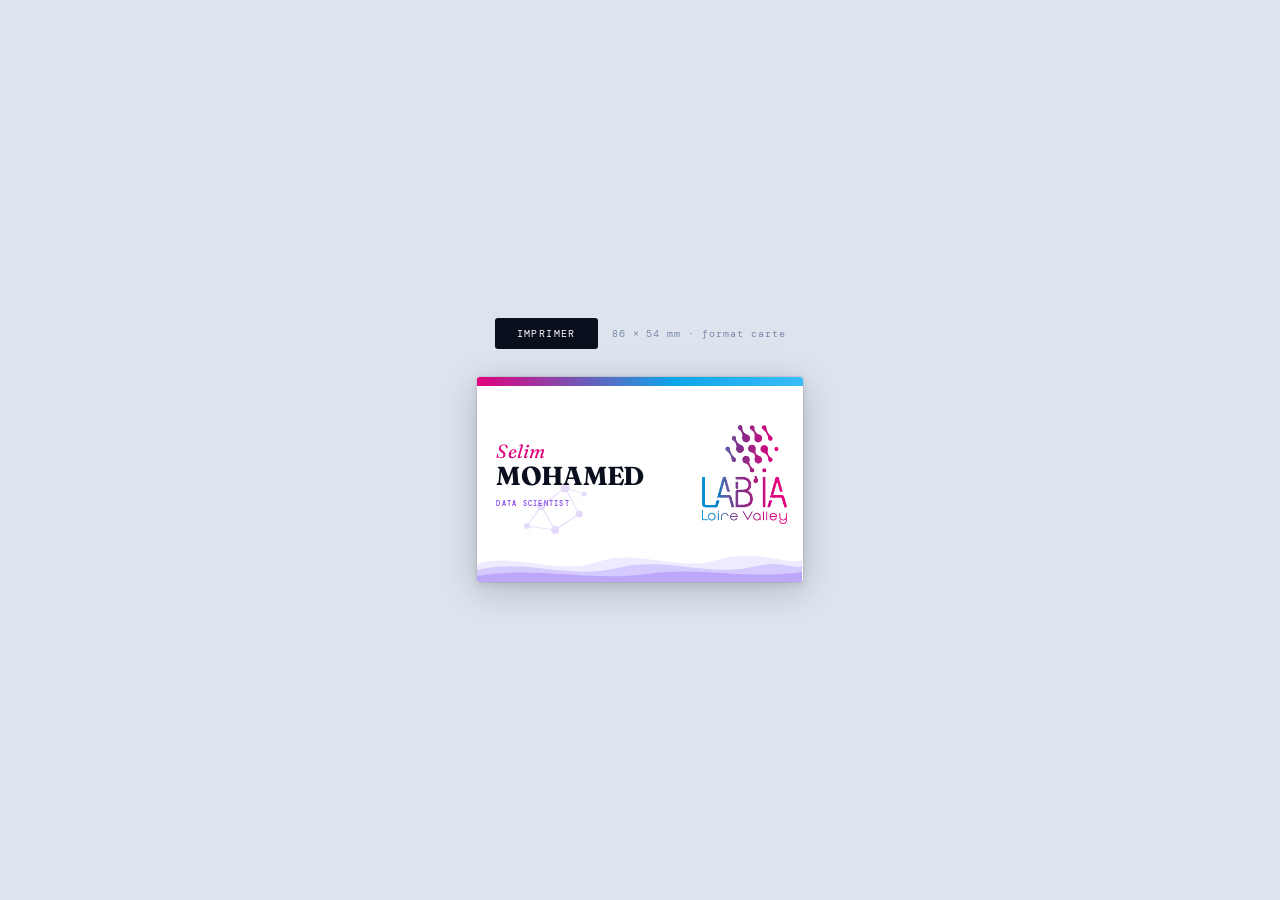
<file: badge.html>
<!DOCTYPE html>
<html lang="fr">
<head>
  <meta charset="UTF-8">
  <meta name="viewport" content="width=device-width, initial-scale=1.0">
  <title>Badge — Selim MOHAMED · LAB'IA Loire Valley</title>

  <link rel="preconnect" href="https://fonts.googleapis.com">
  <link rel="preconnect" href="https://fonts.gstatic.com" crossorigin>
  <link href="https://fonts.googleapis.com/css2?family=DM+Mono:wght@400;500&family=Fraunces:ital,opsz,wght@0,9..144,300;0,9..144,600;0,9..144,700;1,9..144,400;1,9..144,600&display=swap" rel="stylesheet">

  <style>
    :root {
      --badge-w: 86mm;
      --badge-h: 54mm;
      --ink:      #0a0f1e;
      --ink-mid:  #3a4668;
      --accent:   #0ea5e9;
      --accent-2: #0369a1;
      --soft:     #e0f2fe;
      --white:    #ffffff;
    }

    * { box-sizing: border-box; margin: 0; padding: 0; }

    body {
      background: #dde4ed;
      display: flex;
      flex-direction: column;
      align-items: center;
      justify-content: center;
      min-height: 100vh;
      gap: 28px;
      font-family: 'DM Mono', monospace;
    }

    .controls {
      display: flex;
      gap: 14px;
      align-items: center;
    }
    .btn {
      background: #0a0f1e;
      color: white;
      border: none;
      padding: 9px 22px;
      font-family: 'DM Mono', monospace;
      font-size: 10px;
      letter-spacing: 0.14em;
      text-transform: uppercase;
      cursor: pointer;
      border-radius: 3px;
    }
    .btn:hover { background: #1c2540; }
    .hint {
      font-size: 9.5px;
      letter-spacing: 0.1em;
      color: #7a8aaa;
    }

    /* ══ BADGE ══════════════════════════════════════════════ */
    .badge {
      width: var(--badge-w);
      height: var(--badge-h);
      background: var(--white);
      border-radius: 3px;
      position: relative;
      overflow: hidden;
      box-shadow:
        0 0 0 0.4px rgba(10,15,30,.14),
        0 8px 36px rgba(10,15,30,.2),
        0 2px 8px rgba(10,15,30,.1);
    }

    /* Grille de points */
    .badge::before {
      content: '';
      position: absolute;
      inset: 0;
      background-image: radial-gradient(circle, #b8cee0 0.55px, transparent 0.55px);
      background-size: 4.5mm 4.5mm;
      background-position: 3mm 3mm;
      opacity: 0.5;
      z-index: 0;
    }

    /* Barre en haut : magenta → bleu */
    .badge-topbar {
      position: absolute;
      top: 0; left: 0; right: 0;
      height: 2.2mm;
      background: linear-gradient(90deg, #E2007D 0%, #0ea5e9 60%, #38bdf8 100%);
      z-index: 3;
      -webkit-print-color-adjust: exact;
      print-color-adjust: exact;
    }

    /* ── Zone contenu : 2 colonnes ──────────────────────── */
    .badge-content {
      position: absolute;
      inset: 0;
      z-index: 2;
      padding: calc(4mm + 20px) 0 12mm 5mm;
      display: flex;
      flex-direction: row;
      align-items: center;
      gap: 2mm;
    }

    /* Colonne gauche : nom + rôle */
    .badge-left {
      flex: 1;
      display: flex;
      flex-direction: column;
      justify-content: center;
      gap: 2.5mm;
    }

    /* Colonne droite : logo */
    .badge-right {
      flex-shrink: 0;
      display: flex;
      align-items: center;
      justify-content: flex-end;
      margin-right: 4mm;
    }

    .badge-logo {
      height: 26mm;
      width: auto;
      display: block;
      object-fit: contain;
    }

    /* ── Nom ────────────────────────────────────────────── */
    .badge-name {
      display: flex;
      flex-direction: column;
      line-height: 1;
    }

    .badge-firstname {
      font-family: 'Fraunces', serif;
      font-optical-sizing: auto;
      font-size: 19px;
      font-weight: 400;
      font-style: italic;
      color: #E2007D;
      letter-spacing: 0.01em;
      line-height: 1.15;
    }

    .badge-lastname {
      font-family: 'Fraunces', serif;
      font-optical-sizing: auto;
      font-size: 26px;
      font-weight: 700;
      font-style: normal;
      color: var(--ink);
      letter-spacing: -0.025em;
      line-height: 1;
    }

    /* ── Rôle ────────────────────────────────────────────── */
    .badge-role {
      font-family: 'DM Mono', monospace;
      font-size: 7px;
      font-weight: 500;
      letter-spacing: 0.18em;
      text-transform: uppercase;
      color: #7c3aed;
    }

    /* ── Nœuds déco (coin bas-gauche, fond) ────────────── */
    .badge-nodes {
      position: absolute;
      bottom: 8mm;
      left: 3mm;
      z-index: 1;
      opacity: 0.18;
    }

    /* ── Vagues Loire (bas) ─────────────────────────────── */
    .badge-river {
      position: absolute;
      bottom: 0; left: 0; right: 0;
      height: 9mm;
      z-index: 1;
      pointer-events: none;
    }
    .badge-river svg { position: absolute; bottom: 0; width: 100%; }

    @media print {
      body { background: white; min-height: auto; padding: 15mm; display: block; }
      .controls { display: none; }
      .badge { box-shadow: none; border: 0.3px solid #ccc; }
      .badge-topbar {
        -webkit-print-color-adjust: exact;
        print-color-adjust: exact;
      }
    }
  </style>
</head>
<body>

  <div class="controls">
    <button class="btn" onclick="window.print()">Imprimer</button>
    <span class="hint">86 × 54 mm · format carte</span>
  </div>

  <div class="badge">
    <div class="badge-topbar"></div>

    <div class="badge-content">

      <!-- Colonne gauche : nom + rôle -->
      <div class="badge-left">
        <div class="badge-name">
          <span class="badge-firstname">Selim</span>
          <span class="badge-lastname">MOHAMED</span>
        </div>
        <div class="badge-role">Data Scientist</div>
      </div>

      <!-- Colonne droite : logo -->
      <div class="badge-right">
        <img
          class="badge-logo"
          src="[data-uri]"
          alt="LAB'IA Loire Valley"
        />
      </div>

    </div>

    <!-- Réseau de neurones décoratif -->
    <div class="badge-nodes">
      <svg width="26mm" height="18mm" viewBox="0 0 98 68" fill="none">
        <circle cx="76" cy="10" r="4.5" fill="#7c3aed"/>
        <circle cx="52" cy="28" r="4"   fill="#7c3aed"/>
        <circle cx="90" cy="36" r="3.5" fill="#7c3aed"/>
        <circle cx="66" cy="52" r="4"   fill="#7c3aed"/>
        <circle cx="38" cy="48" r="3"   fill="#7c3aed"/>
        <circle cx="95" cy="16" r="2.5" fill="#7c3aed"/>
        <line x1="76" y1="10" x2="52" y2="28"  stroke="#7c3aed" stroke-width="1.1"/>
        <line x1="76" y1="10" x2="90" y2="36"  stroke="#7c3aed" stroke-width="1"/>
        <line x1="76" y1="10" x2="95" y2="16"  stroke="#7c3aed" stroke-width="0.8"/>
        <line x1="52" y1="28" x2="38" y2="48"  stroke="#7c3aed" stroke-width="1"/>
        <line x1="52" y1="28" x2="66" y2="52"  stroke="#7c3aed" stroke-width="1"/>
        <line x1="90" y1="36" x2="66" y2="52"  stroke="#7c3aed" stroke-width="1"/>
        <line x1="38" y1="48" x2="66" y2="52"  stroke="#7c3aed" stroke-width="0.8"/>
      </svg>
    </div>

    <!-- Vagues Loire — violet -->
    <div class="badge-river">
      <svg viewBox="0 0 325 34" xmlns="http://www.w3.org/2000/svg" preserveAspectRatio="none">
        <path d="M0 16 C40 4,80 28,120 14 C160 0,200 24,240 12 C280 0,310 18,325 12 L325 34 L0 34 Z" fill="#ede9fe" opacity="0.9"/>
        <path d="M0 22 C50 10,90 32,140 20 C190 8,230 30,280 18 C305 12,318 22,325 18 L325 34 L0 34 Z" fill="#c4b5fd" opacity="0.6"/>
        <path d="M0 28 C60 18,110 34,170 26 C220 18,270 32,325 24 L325 34 L0 34 Z" fill="#7c3aed" opacity="0.25"/>
      </svg>
    </div>

  </div>

</body>
</html>
</file>
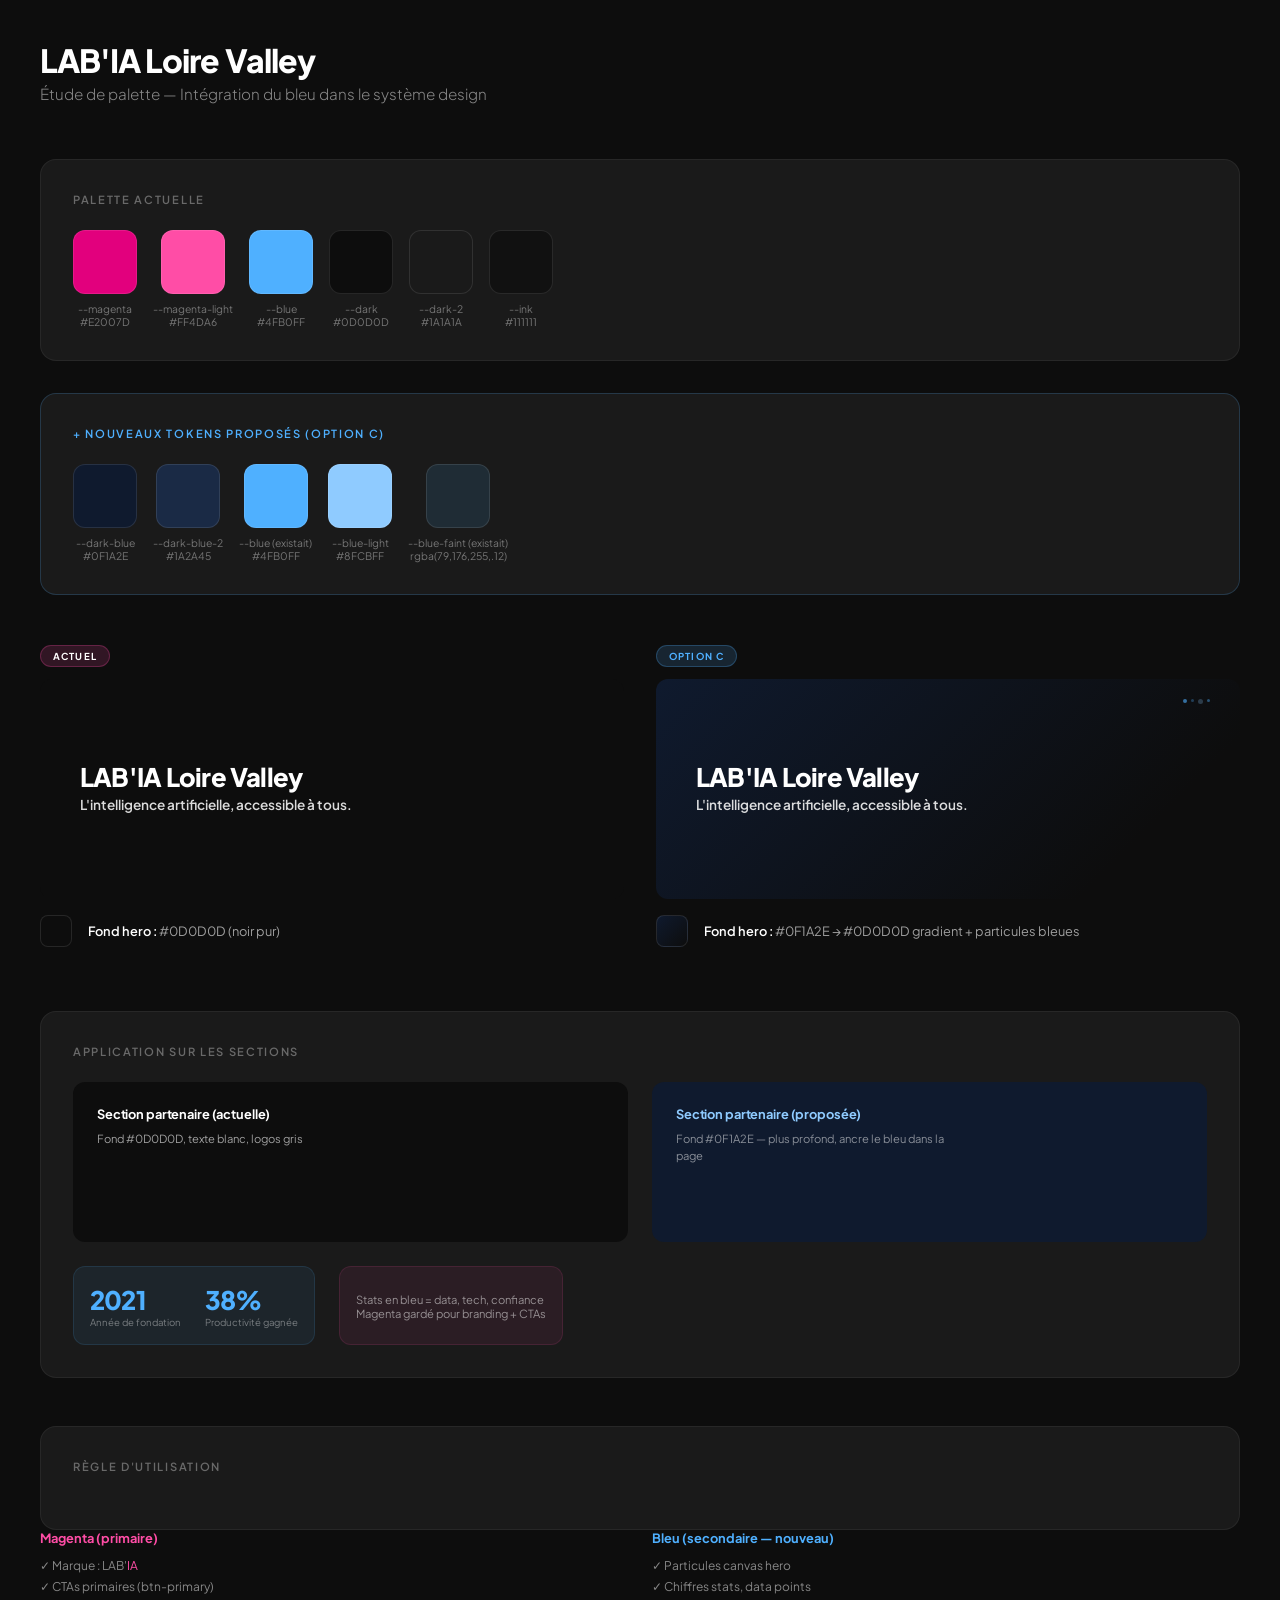
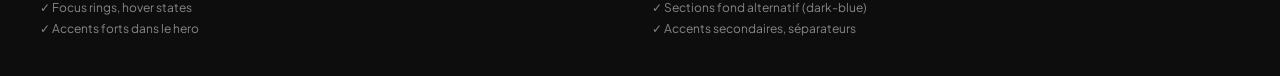
<file: docs/palette-labia.html>
<!DOCTYPE html>
<html lang="fr">
<head>
<meta charset="utf-8">
<meta name="viewport" content="width=device-width,initial-scale=1">
<title>LAB'IA — Palette Étude</title>
<link href="https://fonts.googleapis.com/css2?family=Plus+Jakarta+Sans:wght@300;400;500;600;700;800&family=DM+Sans:opsz,wght@9..40,300;9..40,400;9..40,500&display=swap" rel="stylesheet">
<style>
* { margin: 0; padding: 0; box-sizing: border-box; }
body {
  font-family: 'Plus Jakarta Sans', sans-serif;
  background: #0D0D0D;
  color: #fff;
  padding: 40px;
}
.page { max-width: 1400px; margin: 0 auto; }
h1 {
  font-size: 2rem;
  font-weight: 800;
  letter-spacing: -0.03em;
  margin-bottom: 4px;
}
.tagline {
  color: rgba(255,255,255,.5);
  font-size: .95rem;
  font-weight: 300;
  margin-bottom: 56px;
}
.grid {
  display: grid;
  grid-template-columns: 1fr 1fr;
  gap: 32px;
  margin-bottom: 64px;
}
.card {
  background: #1A1A1A;
  border-radius: 16px;
  padding: 32px;
  border: 1px solid rgba(255,255,255,.06);
}
.card h2 {
  font-size: .7rem;
  text-transform: uppercase;
  letter-spacing: .15em;
  color: rgba(255,255,255,.35);
  margin-bottom: 24px;
  font-weight: 600;
}

/* ── Palette chips ── */
.chips { display: flex; flex-wrap: wrap; gap: 16px; }
.chip {
  display: flex;
  flex-direction: column;
  align-items: center;
  gap: 8px;
}
.chip__swatch {
  width: 64px;
  height: 64px;
  border-radius: 12px;
  border: 1px solid rgba(255,255,255,.1);
}
.chip__label {
  font-size: .65rem;
  color: rgba(255,255,255,.4);
  text-align: center;
  font-weight: 400;
}

/* ── Hero preview ── */
.hero-preview {
  position: relative;
  width: 100%;
  height: 220px;
  border-radius: 12px;
  display: flex;
  align-items: center;
  padding: 32px 40px;
  overflow: hidden;
  margin-bottom: 16px;
}
.hero-preview__content {
  position: relative;
  z-index: 2;
}
.hero-preview__brand {
  font-size: 1.6rem;
  font-weight: 800;
  letter-spacing: -0.03em;
  line-height: 0.96;
  margin-bottom: 6px;
}
.hero-preview__brand span { color: var(--magenta-light); }
.hero-preview__tagline {
  font-size: .85rem;
  font-weight: 600;
  opacity: .85;
}
.hero-preview__tagline em { color: var(--magenta-light); font-style: normal; }

/* ── Version labels ── */
.version-label {
  display: inline-block;
  font-size: .6rem;
  font-weight: 700;
  text-transform: uppercase;
  letter-spacing: .12em;
  padding: 4px 12px;
  border-radius: 999px;
  margin-bottom: 12px;
}
.version-label.current {
  background: rgba(255,77,166,.15);
  color: var(--magenta-light);
  border: 1px solid rgba(255,77,166,.25);
}
.version-label.proposed {
  background: rgba(79,176,255,.15);
  color: #4FB0FF;
  border: 1px solid rgba(79,176,255,.25);
}

/* ── Comparison table ── */
.comparison {
  display: grid;
  grid-template-columns: 1fr 1fr;
  gap: 32px;
  margin-top: 16px;
}
.comp-col { display: flex; flex-direction: column; gap: 20px; }
.comp-item {
  display: flex;
  align-items: center;
  gap: 16px;
}
.comp-swatch {
  width: 32px;
  height: 32px;
  border-radius: 8px;
  flex-shrink: 0;
  border: 1px solid rgba(255,255,255,.1);
}
.comp-text {
  font-size: .8rem;
  font-weight: 400;
  color: rgba(255,255,255,.6);
}
.comp-text strong { color: #fff; font-weight: 600; }

/* ── Section mock ── */
.section-mock {
  background: #1A1A1A;
  border-radius: 16px;
  padding: 32px;
  border: 1px solid rgba(255,255,255,.06);
  margin-bottom: 48px;
}
.section-mock h2 {
  font-size: .7rem;
  text-transform: uppercase;
  letter-spacing: .15em;
  color: rgba(255,255,255,.35);
  margin-bottom: 24px;
  font-weight: 600;
}
.section-row {
  display: flex;
  gap: 24px;
  align-items: flex-start;
}
.section-preview {
  flex: 1;
  min-height: 160px;
  border-radius: 12px;
  padding: 24px;
  display: flex;
  flex-direction: column;
  gap: 8px;
}
.section-preview h3 {
  font-size: .8rem;
  font-weight: 700;
  letter-spacing: -0.01em;
}
.section-preview p {
  font-size: .7rem;
  opacity: .6;
  line-height: 1.5;
  max-width: 280px;
}
.stat-row { display: flex; gap: 24px; }
.stat {
  font-size: 1.6rem;
  font-weight: 800;
  letter-spacing: -0.03em;
}
.stat-label {
  font-size: .6rem;
  opacity: .4;
  font-weight: 400;
}
</style>
</head>
<body>
<div class="page">

<h1>LAB'IA Loire Valley</h1>
<p class="tagline">Étude de palette — Intégration du bleu dans le système design</p>

<!-- ── Palette actuelle ── -->
<div class="card" style="margin-bottom:32px;">
  <h2>Palette actuelle</h2>
  <div class="chips">
    <div class="chip">
      <div class="chip__swatch" style="background:#E2007D;"></div>
      <span class="chip__label">--magenta<br/>#E2007D</span>
    </div>
    <div class="chip">
      <div class="chip__swatch" style="background:#FF4DA6;"></div>
      <span class="chip__label">--magenta-light<br/>#FF4DA6</span>
    </div>
    <div class="chip">
      <div class="chip__swatch" style="background:#4FB0FF;"></div>
      <span class="chip__label">--blue<br/>#4FB0FF</span>
    </div>
    <div class="chip">
      <div class="chip__swatch" style="background:#0D0D0D;"></div>
      <span class="chip__label">--dark<br/>#0D0D0D</span>
    </div>
    <div class="chip">
      <div class="chip__swatch" style="background:#1A1A1A;"></div>
      <span class="chip__label">--dark-2<br/>#1A1A1A</span>
    </div>
    <div class="chip">
      <div class="chip__swatch" style="background:#111111;"></div>
      <span class="chip__label">--ink<br/>#111111</span>
    </div>
  </div>
</div>

<!-- ── Nouveaux tokens ── -->
<div class="card" style="margin-bottom:48px; border-color:rgba(79,176,255,.2);">
  <h2 style="color:#4FB0FF;">+ Nouveaux tokens proposés (Option C)</h2>
  <div class="chips">
    <div class="chip">
      <div class="chip__swatch" style="background:#0F1A2E;"></div>
      <span class="chip__label">--dark-blue<br/>#0F1A2E</span>
    </div>
    <div class="chip">
      <div class="chip__swatch" style="background:#1A2A45;"></div>
      <span class="chip__label">--dark-blue-2<br/>#1A2A45</span>
    </div>
    <div class="chip">
      <div class="chip__swatch" style="background:#4FB0FF;"></div>
      <span class="chip__label">--blue (existait)<br/>#4FB0FF</span>
    </div>
    <div class="chip">
      <div class="chip__swatch" style="background:#8FCBFF;"></div>
      <span class="chip__label">--blue-light<br/>#8FCBFF</span>
    </div>
    <div class="chip">
      <div class="chip__swatch" style="background:rgba(79,176,255,.12);"></div>
      <span class="chip__label">--blue-faint (existait)<br/>rgba(79,176,255,.12)</span>
    </div>
  </div>
</div>

<!-- ── Comparaison Hero ── -->
<div class="grid">
  <div>
    <span class="version-label current">Actuel</span>
    <div class="hero-preview" style="background:#0D0D0D;">
      <div class="hero-preview__content">
        <div class="hero-preview__brand">LAB'<span>IA</span> Loire Valley</div>
        <div class="hero-preview__tagline">L'intelligence artificielle, <em>accessible à tous.</em></div>
      </div>
    </div>
    <div class="comp-item" style="margin-top:8px;">
      <div class="comp-swatch" style="background:#0D0D0D;"></div>
      <div class="comp-text"><strong>Fond hero :</strong> #0D0D0D (noir pur)</div>
    </div>
  </div>

  <div>
    <span class="version-label proposed">Option C</span>
    <div class="hero-preview" style="background:linear-gradient(135deg,#0F1A2E,#0D0D0D 80%);">
      <div class="hero-preview__content">
        <div class="hero-preview__brand">LAB'<span>IA</span> Loire Valley</div>
        <div class="hero-preview__tagline">L'intelligence artificielle, <em>accessible à tous.</em></div>
      </div>
      <div style="position:absolute;top:20px;right:30px;z-index:2;display:flex;gap:4px;flex-wrap:wrap;max-width:120px;opacity:.6;">
        <div style="width:4px;height:4px;border-radius:50%;background:#4FB0FF;"></div>
        <div style="width:3px;height:3px;border-radius:50%;background:#4FB0FF;opacity:.5;"></div>
        <div style="width:5px;height:5px;border-radius:50%;background:#8FCBFF;opacity:.4;"></div>
        <div style="width:3px;height:3px;border-radius:50%;background:#4FB0FF;opacity:.7;"></div>
      </div>
    </div>
    <div class="comp-item" style="margin-top:8px;">
      <div class="comp-swatch" style="background:linear-gradient(135deg,#0F1A2E,#0D0D0D);"></div>
      <div class="comp-text"><strong>Fond hero :</strong> #0F1A2E → #0D0D0D gradient + particules bleues</div>
    </div>
  </div>
</div>

<!-- ── Sections mock ── -->
<div class="section-mock">
  <h2>Application sur les sections</h2>

  <div class="section-row">
    <div class="section-preview" style="background:#0D0D0D;">
      <h3>Section partenaire (actuelle)</h3>
      <p>Fond #0D0D0D, texte blanc, logos gris</p>
    </div>
    <div class="section-preview" style="background:#0F1A2E;">
      <h3 style="color:#8FCBFF;">Section partenaire (proposée)</h3>
      <p style="opacity:.5;">Fond #0F1A2E — plus profond, ancre le bleu dans la page</p>
    </div>
  </div>

  <div style="display:flex;gap:24px;margin-top:24px;">
    <div class="stat-row" style="padding:16px;background:rgba(79,176,255,.08);border-radius:12px;border:1px solid rgba(79,176,255,.12);">
      <div>
        <div class="stat" style="color:#4FB0FF;">2021</div>
        <div class="stat-label">Année de fondation</div>
      </div>
      <div>
        <div class="stat" style="color:#4FB0FF;">38%</div>
        <div class="stat-label">Productivité gagnée</div>
      </div>
    </div>
    <div style="padding:16px;background:rgba(255,77,166,.08);border-radius:12px;border:1px solid rgba(255,77,166,.12);display:flex;align-items:center;">
      <span style="font-size:.7rem;color:rgba(255,255,255,.5);">Stats en bleu = data, tech, confiance<br/>Magenta gardé pour branding + CTAs</span>
    </div>
  </div>
</div>

<!-- ── Résumé ── -->
<div class="card">
  <h2>Règle d'utilisation</div>
  <div style="display:grid;grid-template-columns:1fr 1fr;gap:24px;">
    <div>
      <div style="font-size:.8rem;font-weight:700;margin-bottom:12px;color:#FF4DA6;">Magenta (primaire)</div>
      <ul style="font-size:.75rem;color:rgba(255,255,255,.5);list-style:none;display:flex;flex-direction:column;gap:6px;">
        <li>✓ Marque : LAB'<span style="color:#FF4DA6;">IA</span></li>
        <li>✓ CTAs primaires (btn-primary)</li>
        <li>✓ Focus rings, hover states</li>
        <li>✓ Accents forts dans le hero</li>
      </ul>
    </div>
    <div>
      <div style="font-size:.8rem;font-weight:700;margin-bottom:12px;color:#4FB0FF;">Bleu (secondaire — nouveau)</div>
      <ul style="font-size:.75rem;color:rgba(255,255,255,.5);list-style:none;display:flex;flex-direction:column;gap:6px;">
        <li>✓ Particules canvas hero</li>
        <li>✓ Chiffres stats, data points</li>
        <li>✓ Sections fond alternatif (dark-blue)</li>
        <li>✓ Accents secondaires, séparateurs</li>
      </ul>
    </div>
  </div>
</div>

</div>
</body>
</html>
</file>
